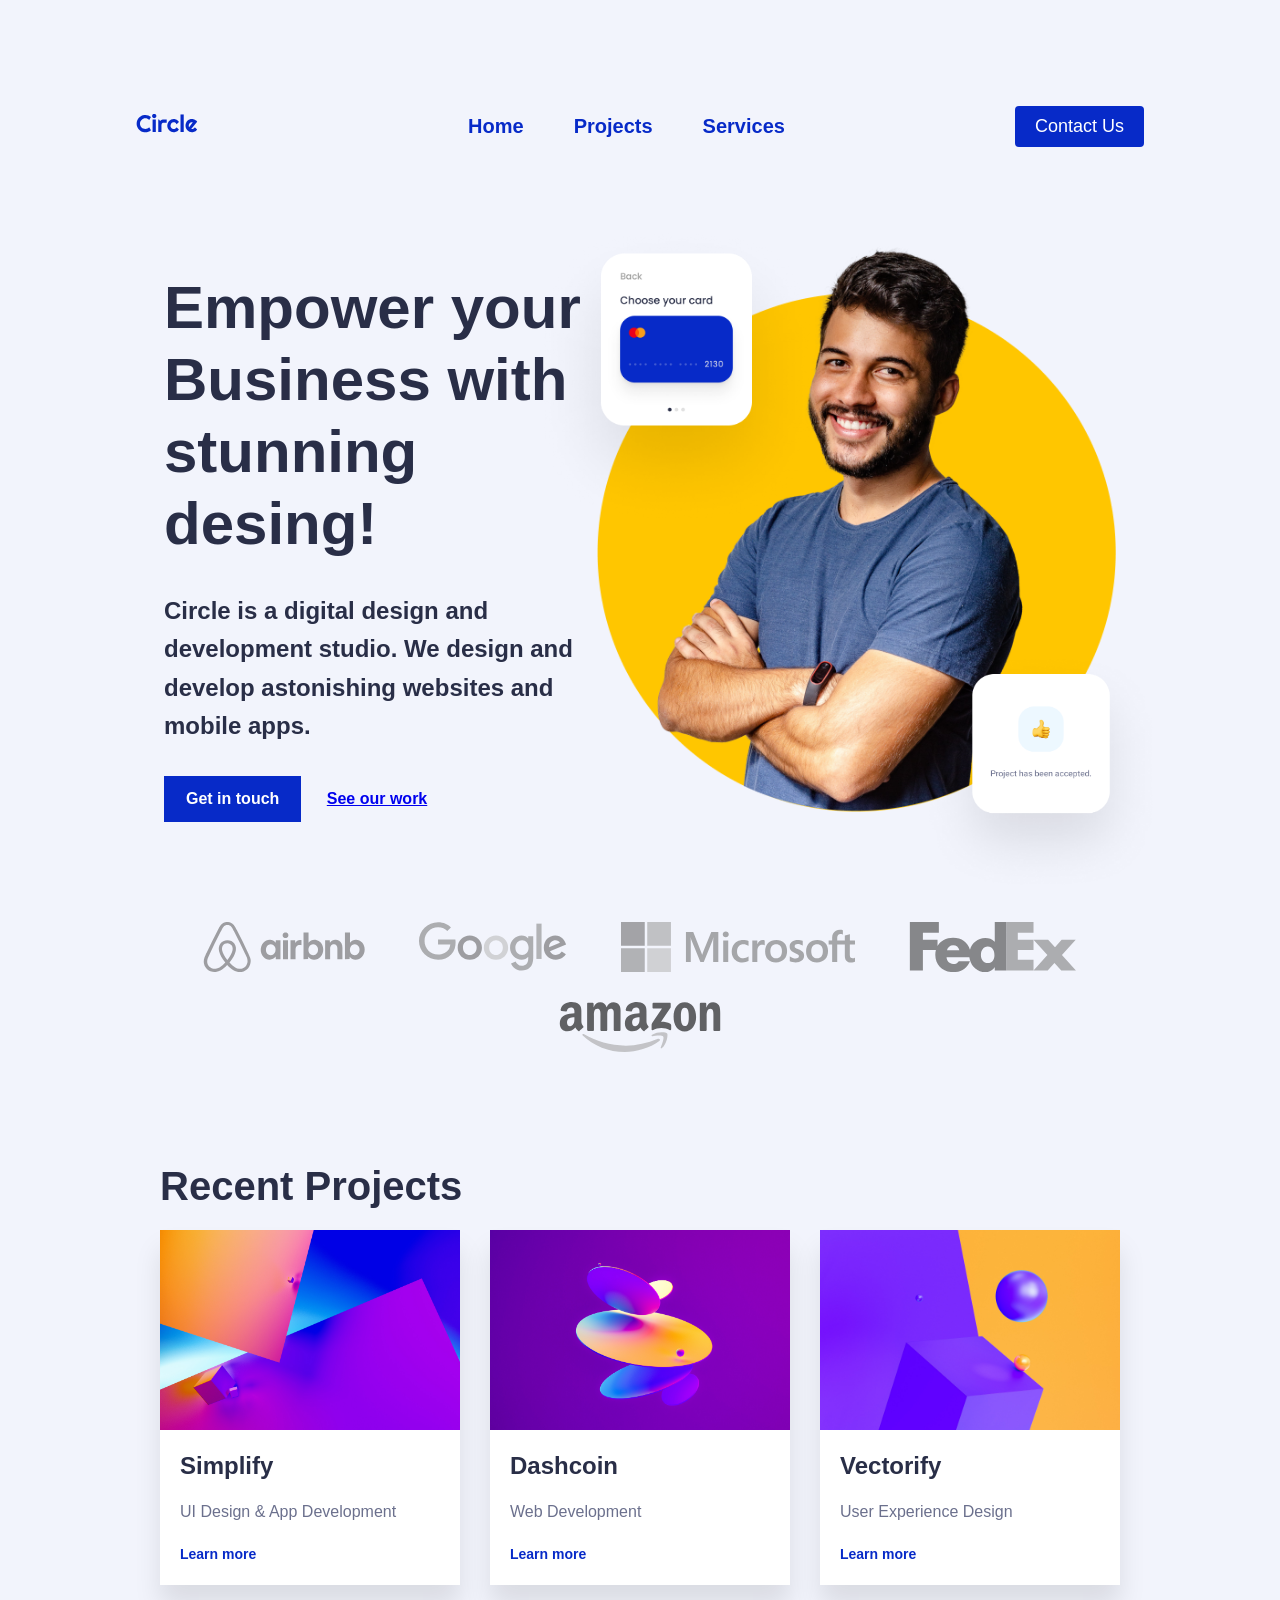
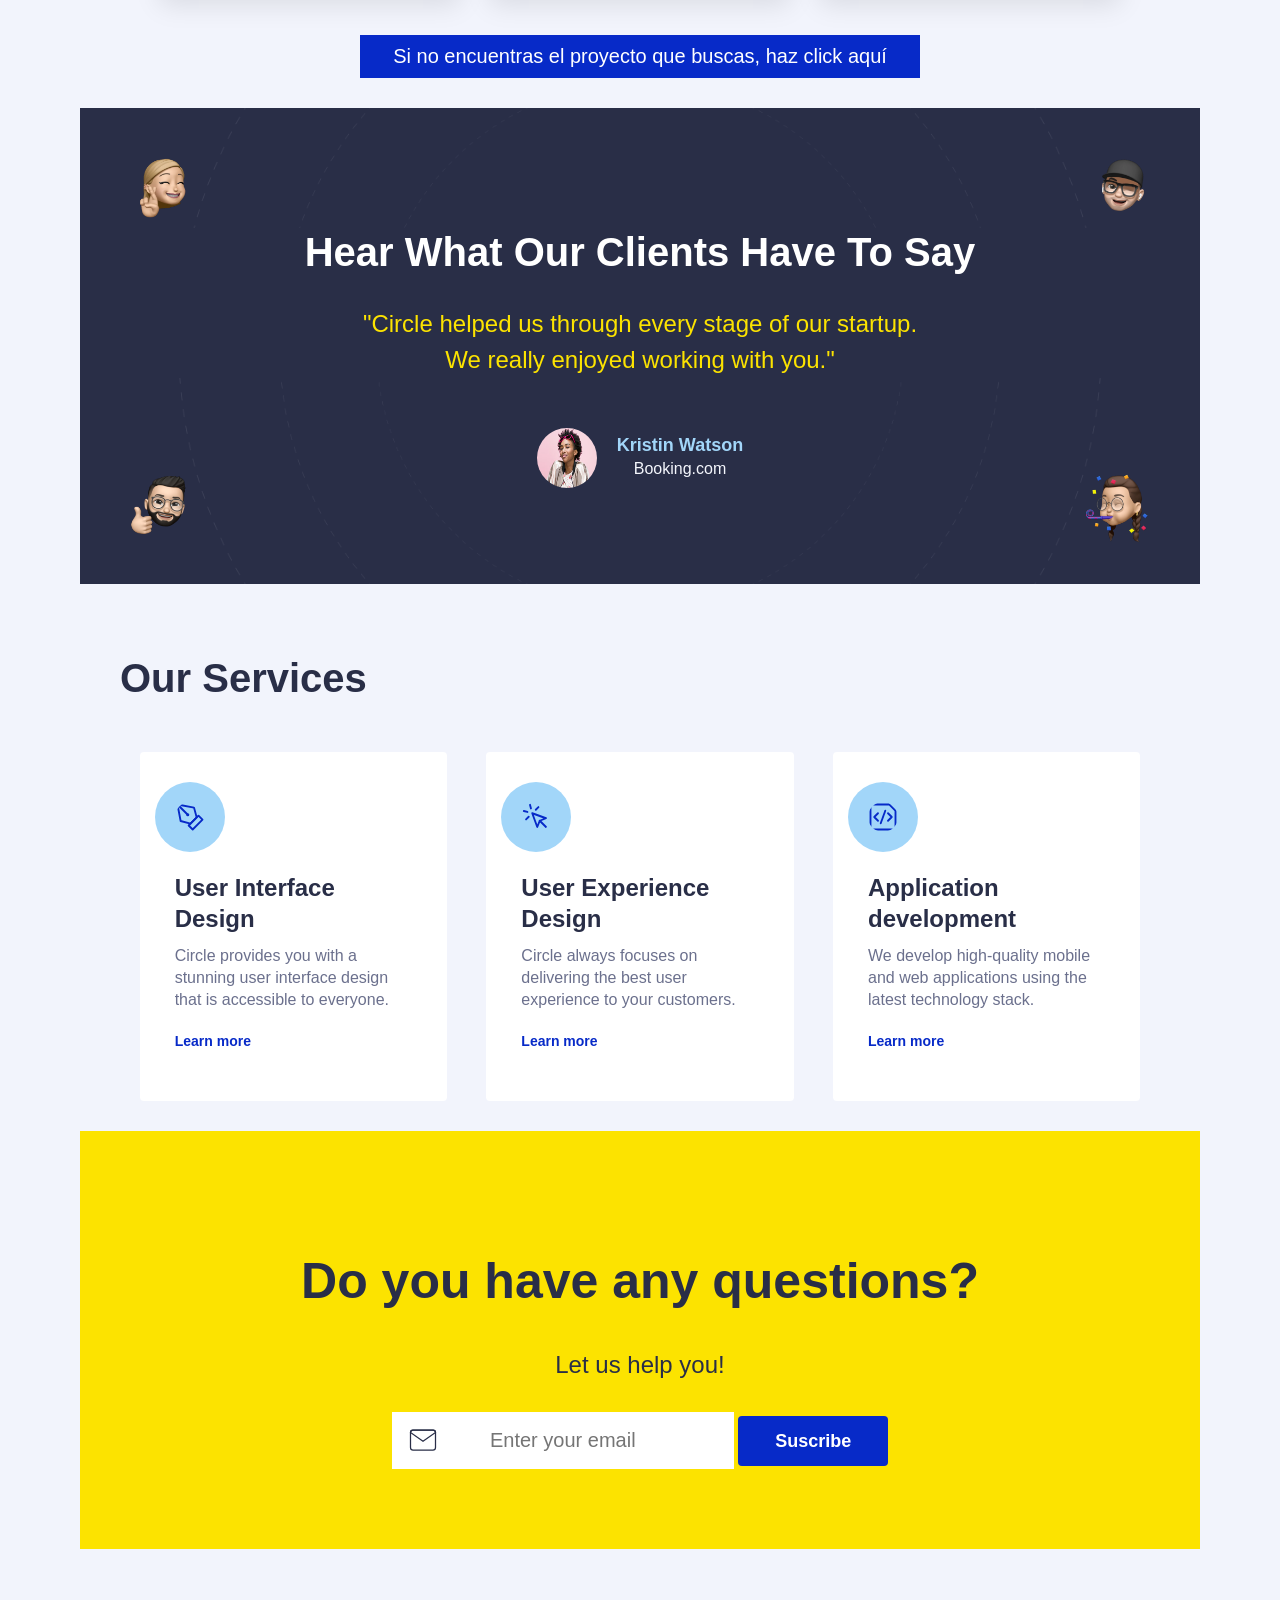
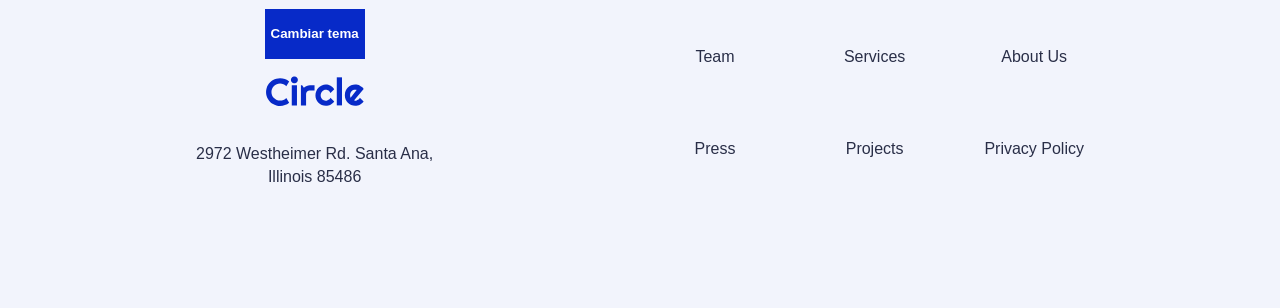
<file: index.html>
<!DOCTYPE html>
<html lang="en">
<head>
    <meta charset="UTF-8">
    <meta name="viewport" content="width=device-width, initial-scale=1.0">
    <title>Circle Agency</title>
    <link rel="stylesheet" href="css/style.css">
    <link rel="stylesheet" href="css/index.css">
</head>
<body>
    <div id="nav"></div>

    <main class="hero">
        <div class="hero-section">
            <div class="hero-content">
                <h1>Empower your Business with stunning desing!</h1>
                <h4>Circle is a digital design and development studio. We design and develop astonishing websites and mobile apps.</h4>
                <button class="hero-primary-btn"><a href="contact.html">Get in touch</a></button>
                <button class="hero-secondary-btn"><a href="#projects">See our work</a></button>
            </div>
            <div class="hero-images">
                <img src="assets/hero-section/hero-image.png" alt="Hero Image">
                <img src="assets/hero-section/card-1.png" alt="Card 1">
                <img src="assets/hero-section/card-2.png" alt="Card 2">
            </div>
        </div>
        
        <div class="logos">
            <img src="assets/logos/airbnb-logo.svg" alt="Airbnb Logo">
            <img src="assets/logos/google-logo.svg" alt="Google Logo">
            <img src="assets/logos/microsoft-logo.svg" alt="Microsoft Logo">
            <img src="assets/logos/fedex-logo.svg" alt="FedEx Logo">
            <img src="assets/logos/amazon-logo.svg" alt="Amazon Logo">
        </div>

        <a href="#" class="back-to-top">
            <img src="assets/interface/arrow.png" alt="Volver arriba">
        </a>

        <section class="projects-section" id="projects">
            <h3>Recent Projects</h3>
            <div class="projects-grid">
                <div class="project-card">
                    <img src="assets/projects-section/1.jpg" alt="Project 1">
                    <h4>Simplify</h4>
                    <p>UI Design & App Development</p>
                    <a class="learn-more" href="projects.html?id=1">Learn more</a>

                </div>
                <div class="project-card">
                    <img src="assets/projects-section/2.jpg" alt="Project 2">
                    <h4>Dashcoin</h4>
                    <p>Web Development</p>
                    <a class="learn-more" href="projects.html?id=2">Learn more</a>
                </div>
                <div class="project-card">
                    <img src="assets/projects-section/3.jpg" alt="Project 3">
                    <h4>Vectorify</h4>
                    <p>User Experience Design</p>
                    <a class="learn-more" href="projects.html?id=3">Learn more</a>
                </div>
            </div>
        </section>

        <div id="search"></div>

        <section class="clients-opinion">
            <article class="clients-opinion-article">
                <h3>Hear what our clients have to say</h3>
                <p>"Circle helped us through every stage of our startup.
                    <br>
                    We really enjoyed working with you."
                </p>
            </article>
            <div class="client-emojis">
                <img class="emoji1"src="assets/testimonial-section/memoji-1.png" alt="Client 1">
                <img class="emoji2"src="assets/testimonial-section/memoji-2.png" alt="Client 2">
                <img class="emoji3"src="assets/testimonial-section/memoji-3.png" alt="Client 3">
                <img class="emoji4"src="assets/testimonial-section/memoji-4.png" alt="Client 4">
            </div>
            <div class="client-profile">
                <div class="client-image">
                <img src="assets/testimonial-section/profile.png" alt="Client Profile Picture">
                </div>
                <div class="client-info">
                    <p class="client-name">Kristin Watson</p>
                    <p>Booking.com</p>
                </div>
            </div>        
        </section>

        <section class="services-section" id="services">
            <h3>Our Services</h3>
            <div class="projects-grid-services">
                <div class="project-card-services">
                    <img src="assets/services-section/icons/1.svg" alt="Service 1">
                    <h4>User Interface Design</h4>
                    <p>Circle provides you with a stunning user interface design that is accessible to everyone.</p>
                    <a class="learn-more" href="#">Learn more</a>

                </div>
                <div class="project-card-services">
                    <img src="assets/services-section/icons/2.svg" alt="Service 2">
                    <h4>User Experience Design</h4>
                    <p>Circle always focuses on delivering the best user experience to your customers.</p>
                    <a class="learn-more" href="#">Learn more</a>
                </div>
                <div class="project-card-services">
                    <img src="assets/services-section/icons/3.svg" alt="Service 3">
                    <h4>Application development</h4>
                    <p>We develop high-quality mobile and web applications using the latest technology stack.</p>
                    <a class="learn-more" href="#">Learn more</a>
                </div>
            </div>
        </section>

        <section class="contact-section">
            <h2>Do you have any questions?</h2>
            <p>Let us help you!</p>
            <form action="" class="contact-form">
                <input type="email" placeholder="Enter your email"> 
                <button class="suscribe-btn">Suscribe</button>
            </form>
        </section>
    </main>

    <div id="footer"></div>

    <script src="script.js"></script>
</body>
</html>
</file>
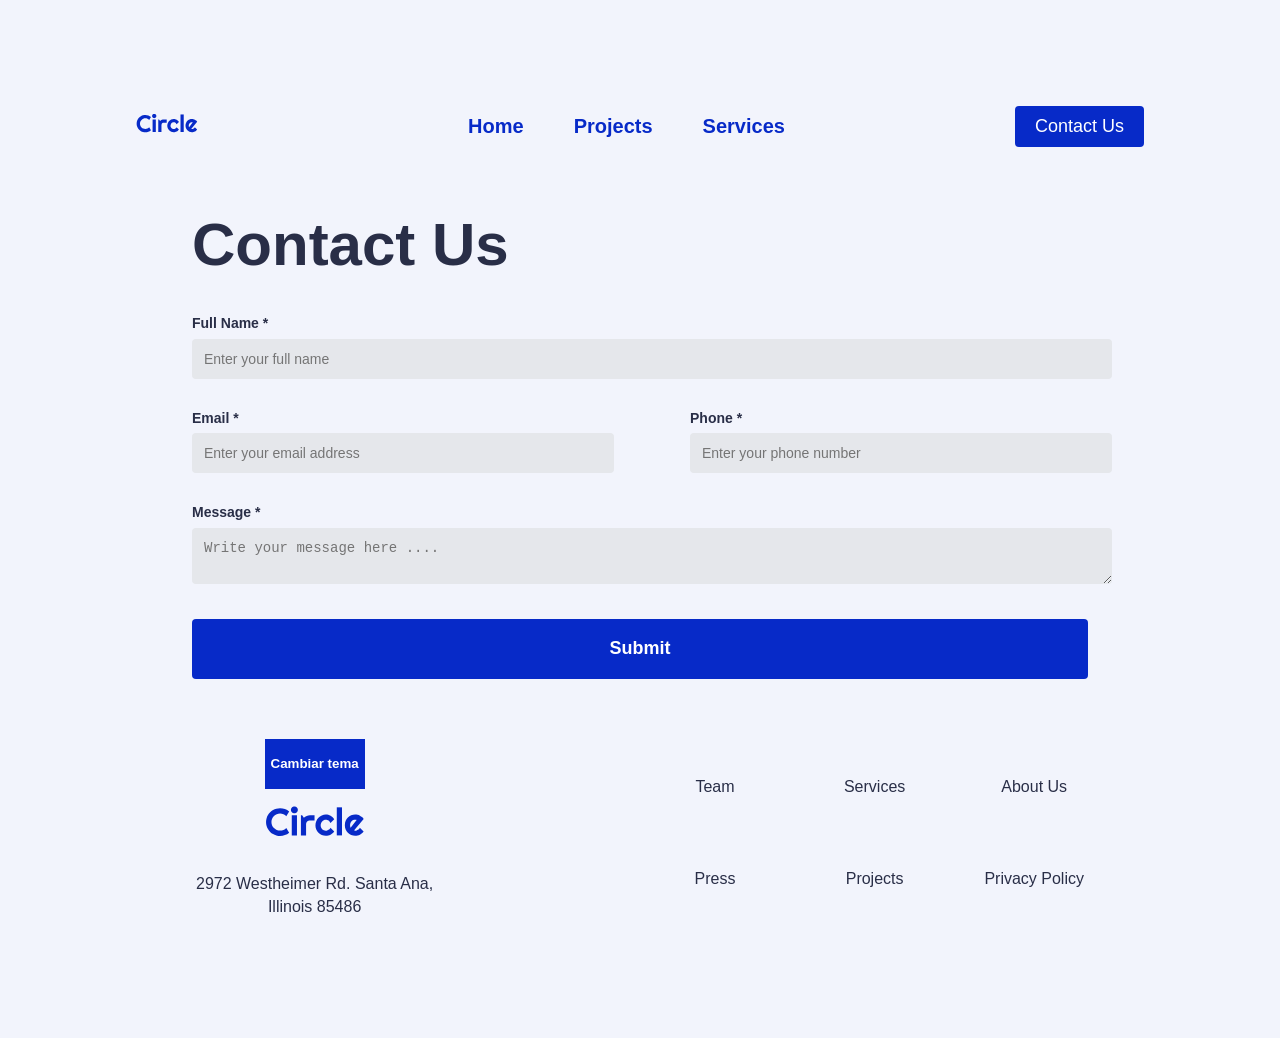
<file: contact.html>
<!DOCTYPE html>
<html lang="en">
<head>
    <meta charset="UTF-8">
    <meta name="viewport" content="width=device-width, initial-scale=1.0">
    <title>Contact Us</title>
    <link rel="stylesheet" href="css/style.css">
    <link rel="stylesheet" href="css/contact.css">
</head>
<body>
    <div id="nav"></div>

    <div class="contact-container">
        <h1>Contact Us</h1>
        <form>
        <div class="field">
            <label>Full Name *</label>
            <input type="text" name="name" placeholder="Enter your full name" required>
            <span class="error-message">Este campo es obligatorio</span>
        </div>

        <div class="row">
            <div class="field">
                <label>Email *</label>
                <input type="email" name="email" placeholder="Enter your email address">
                <span class="error-message">Email no válido</span>
            </div>

            <div class="field">
                <label>Phone *</label>
                <input type="tel" name="phone" placeholder="Enter your phone number">
                <span class="error-message">Teléfono no válido</span>
            </div>
        </div>

        <div class="field">
            <label>Message *</label>
            <textarea name="message" placeholder="Write your message here ...."></textarea>
            <span class="error-message">Este campo es obligatorio</span>
            <button class="submit-btn" type="submit">Submit</button>
        </div>

        </form>
    </div>



    <div id="footer"></div>



    <script src="script.js"></script>
    
</body>
</html>
</file>
<file: css/style.css>
/* Base */
:root {
    --Primary: #072AC8;
    --PrimaryLight: #a2d6f9;
    --PrimaryLighter: #d1edff;
    --SecondaryLight: #fce300;
    --SecondaryDark: #ffc600;
    --NeutralLight: #f4f6fc;
    --NeutralMedium: #6b708d;
    --NeutralDark: #292e47;
    --Wrong: #b33a3a;
    --Right: #28a428;
    --White: #fff;
    --Black: #000;
    --Background: #F2F4FC;
    --text-main: var(--NeutralDark);
}

html {
    scroll-behavior: smooth;
}

body {
    font-family: 'Inter', 'Helvetica Neue', Arial, sans-serif;
    background-color: var(--Background);
    line-height: 1.4;
    margin: 80px;
}

body.dark{
    background-color: var(--NeutralMedium);
    transition: 0.3s;
    --text-main: var(--White);
}

/* Headings */
h1 {
    color: var(--text-main);
    font-size: 60px;
    font-weight: bold;
    line-height: 1.1;
    margin-bottom: 16px;
}

h2 {
    color: var(--text-main);
    font-size: 50px;
    font-weight: bold;
    line-height: 1.15;
    margin-bottom: 14px;
}

h3 {
    color : var(--text-main);
    font-size: 40px;
    font-weight: bold;
    line-height: 1.2;
    margin-bottom: 20px;
}

h4 {
    color: var(--text-main);
    font-size: 24px;
    font-weight: bold;
    line-height: 1.3;
    margin-bottom: 10px;
}

p {
    color: var(--text-main);
    font-size: 16px;
    margin-bottom: 20px;
}


/* Captions */
.caption-lg {
    font-size: 15px;
    font-weight: 400;
}

.caption-sm {
    font-size: 13px;
    font-weight: 400;
}


/* NAV */
.nav {
    padding: 16px 0;
}

.nav-container {
    width: 90%;
    margin: auto;
    display: flex;
    justify-content: space-between;
    align-items: center;
}

.menu-toggle {
    display: none;
}

.nav-links {
    list-style: none;
    display: flex;
    gap: 50px;
}

.nav-links a {
    color: var(--Primary);
    font-weight: bold;
    font-size: 20px;
    text-decoration: none;
}
.nav-links a:hover {
    text-decoration: underline;
}

.contact-btn {
    background-color:  var(--Primary);
    font-size: 18px;
    border: none;
    padding: 10px 20px;
    border-radius: 4px;
    cursor: pointer;
}

.contact-btn a{
    color: var(--White);
    text-decoration: none;
}

.contact-btn a:hover{
    color: var(--SecondaryDark);
    text-decoration: none;
}


/* FOOTER */
.footer {
    display: flex;
    flex-direction: row;
    justify-content: space-around;
    align-items: center;
    text-align: center;
    padding: 20px;
    margin-top: 40px;
}

.footer-container{
    display: flex;
    flex-direction: column;
    align-items: center
}

.footer-container img{
    margin: 16px 0px 20px;
    width: 100px;
    
}

#switch{
    height: 50px;
    width: 100x;
    cursor: pointer;
    background-color: var(--Primary);
    color:var(--White);
    font-weight: bold;
    border: none;
}

#switch:hover{
    color: var(--SecondaryDark);
}

.sitemap {
    display: grid;
    grid-template-columns: repeat(3, 1fr);
    gap: 60px;
}

.sitemap li a {
    text-decoration: none;
    color: var(--text-main);
}

.sitemap li{
    list-style: none;
    margin-bottom: 10px;
}

.sitemap li a:hover {
    color: var(--Primary);
    text-decoration: underline;
}



/* Flecha animada */
.back-to-top {
    position: fixed;
    bottom: 20px;
    right: 20px;
    width: 100px;
    height: 100px;
    
    display: flex;
    justify-content: center;
    align-items: center;

    border-radius: 50%;
    cursor: pointer;
    z-index: 2;

    opacity: 0;
    visibility: hidden;
    transition: opacity 0.3s ease;
}

/* visible + animación */
.back-to-top.show {
    opacity: 1;
    visibility: visible;
    animation: floatUpDown 1.5s ease-in-out infinite;
}

@keyframes floatUpDown {
    0% { transform: translateY(0); }
    50% { transform: translateY(-10px); }
    100% { transform: translateY(0); }
}

.back-to-top img {
    width: 50px;
}


/* Parte de contacto, como se repite lo pongo en el general */
.contact-section{
    display:flex;
    flex-direction: column;
    background-color: var(--SecondaryLight);
    text-align: center;
    justify-content: center;
    align-items: center;
    padding: 80px 20px;
    margin: 0 auto;
}

.contact-section p{
    color: var(--NeutralDark);
    font-size: 24px;
    margin-bottom: 30px;
}

.contact-section input[type="email"] {
    background-image: url(../assets/newsletter/icon/mail.svg);
    background-repeat: no-repeat;
    background-position: 5%;
    border: 1px solid var(--White);
    text-align: center;
    height: 35px;
    width: 300px;
    font-size: 20px;
    padding: 10px 20px;
    margin : 0;
}

.suscribe-btn {
    background-color:  var(--Primary);
    color: var(--White);
    font-size: 18px;
    font-weight: bold;
    border: none;
    padding: 10px 20px;
    border-radius: 4px;
    cursor: pointer;
    height: 50px;
    width: 150px;
}


/* Añadido al principal puesto que se repite en main y en proyectos*/
/* Tarjeta */
.project-card {
    background-color: var(--White);
    overflow: hidden;
    transition: transform 0.2s ease, box-shadow 0.2s ease;
    box-shadow: 0 20px 25px rgba(0,0,0,0.1);
    margin-bottom: 20px
}

.project-card:hover {
    transform: translateY(-5px);    
}

/* Imagen */
.project-card img {
    display: inline;
    width: 100%;
    height: 200px;
    object-fit: cover;
    display: block;
}

/* Contenido */
.project-card h4 {
    margin: 20px 20px 20px;
    color: var(--NeutralDark);
}

.project-card p {
    color: var(--NeutralMedium);
    margin: 0 20px 20px;
}

/* Link */
.learn-more {
    display: inline-block;
    margin: 0 20px 20px;
    color: var(--Primary);
    font-size: 14px;
    font-weight: 600;
    text-decoration: none;
}

.learn-more:hover {
    text-decoration: underline;
}


/* MODAL DE BUSQUEDA DE PROYECTOS */

.search{
    display: flex;
    justify-content: center;
    margin-bottom: 30px;
}

.search-modal {
    display: none;
    position: fixed;
    top: 0;
    left: 0;
    width: 100%;
    height: 100%;
    background-color: rgba(0,0,0,0.6);
    justify-content: center;
    align-items: center;
    z-index: 1000;
}

.search-content {
    background: var(--White);
    padding: 20px;
    width: 400px;
    position: relative;
    border-radius: 8px;
    text-align: center;
}

.search-close {
    position: absolute;
    top: 10px;
    right: 15px;
    cursor: pointer;
    font-size: 20px;
}

.search-input {
    width: 100%;
    padding: 8px;
    margin-top: 10px;
}

/* Botón del modal */
.search-button {
    padding: 8px;
    width: 50%;
    background-color: var(--Primary);
    color: var(--White);
    border: none;
    font-size: 20px;
    padding: 10px 20px;
    cursor: pointer;
}

.search-button:hover {
    color: var(--SecondaryLight);
}

.search-error {
    color: red;
    margin-top: 10px;
}

.search-group {
    margin-top: 10px;
    display: flex;
    gap: 5px;
}

.search-group input {
    flex: 1;
    padding: 6px;
}

.search-group button {
    padding: 6px 10px;
    cursor: pointer;
    background-color: var(--Primary);
    color: var(--White);

}



/* =========================
   RESPONSIVE GLOBAL
========================= */

/* -------- 1080px -------- */
@media (max-width: 1080px) {

    body { margin: 20px; }

    h1 { font-size: 48px; }
    h2 { font-size: 40px; }
    h3 { font-size: 32px; }
}

/* -------- 780px -------- */
@media (max-width: 780px) {
    .contact-btn{
      margin-left:10px;
      padding: 10px;
    }

    .nav-links {
      gap: 20px;
    }

    .nav-links a {
      font-size: 16px;
    }

    .footer {
      flex-direction: column;
      gap: 20px;
    }
}

/* -------- 500px -------- */
@media (max-width: 500px) {

    h1 { font-size: 32px; }
    h2 { font-size: 28px; }
    h3 { font-size: 24px; }

    .nav-container {
        position: relative;
        flex-direction: row;
        gap: 10px;
    }

    .nav-links{
        display:none
    }

    .menu-toggle {
        display: block;
        font-size: 28px;
        background: none;
        border: none;
        cursor: pointer;
    }
    .contact-btn {
        display: block;             
        position: fixed;             
        top: 240px;                  
        right: 0vw;
        width: 25vw;                 
        background: transparent;
        font-size: bold;
        background-color: var(--Primary);   
        z-index: 1001;
        transform: translateX(100%); /* oculto fuera de pantalla */
        transition: transform 0.3s ease;
    }

    .nav-links {
        position: fixed;
        top: 70px;
        right: 0;
        height: 100vh;              
        width: 30vw;                
        background-color: rgba(0,0,0,0.5); 
        display: flex;
        flex-direction: column;     
        align-items: center;    
        justify-content: flex-start;
        margin-top: 20px;
        padding: 20px;
        gap: 20px;
        transform: translateX(100%); /* oculto fuera de pantalla */
        transition: transform 0.3s ease;
        z-index: 1000;
    }

    .contact-btn {
        display: block;
    }

    .contact-btn.active {
        right: 2vw;
        transform: translateX(0);
    }
    .nav-links.active {
        display: flex;
        display: column;
        transform: translateX(0);
        padding: 0; /* se muestra cuando tiene la clase active */
    }

    .nav-links li {
        list-style: none;
    }

    .nav-links li:first-child {
        margin-top: 20px;
    }

    .nav-links a {
        color: var(--White);
        text-decoration: none;
        font-size: 18px;
    }

    .sitemap { 
      padding: 0;
    }

}
</file>
<file: css/index.css>
/* HERO */
.hero-section {
    display: flex;
    justify-content: space-around;
    align-items: center;
    margin: 60px auto;
    max-width: 85%;
}

/* TEXTO */
.hero-content {
     width: 90%;
}

.hero-content h1 {
     line-height: 1.2;
     margin-bottom: 20px;
     color: var(--text-main);
}

.hero-content h4 {
    color: var(--text-main);
    line-height: 1.6;
    margin-bottom: 30px;
}

.hero-content.dark h1,
.hero-content.dark h4 {
    color: var(--text-main);
}

/* BOTONES */
.hero-primary-btn {
    background-color:  var(--Primary);
    border: none;
    font-weight: bold;
    padding: 14px 22px;
    font-size: 16px;
    cursor: pointer;
    margin-right: 15px;
    transition: 0.3s;
}

.hero-primary-btn a {
    color: var(--White);
    text-decoration: none;
}

.hero-primary-btn a:hover {
      color:  var(--SecondaryLight);
}

.hero-secondary-btn {
    background: none;
    border: none;
    color: var(--NeutralMedium);
    font-size: 16px;
    font-weight: bold;
    cursor: pointer;
    transition: 0.3s;
}

.hero-secondary-btn a:hover {
    color: var(--SecondaryDark);
    text-decoration: underline;
}

/* IMÁGENES */
.hero-images {
    position: relative;
    display: flex;
    justify-content: center;
    align-items: center;
}

/* imagen principal */
.hero-images img:first-child {
    width: 520px;
    position: relative;
    z-index: 2;
}

/* tarjetas flotantes */
.hero-images img:nth-child(2) {
    position: absolute;
    top: -20px;
    left: -70px;
    width: 300px;
    z-index: 3;
}

.hero-images img:nth-child(3) {
    position: absolute;
    bottom: -80px;
    right: -50px;
    width: 250px;
    z-index: 3;
}

/* LOGOS */
.logos {
    display: flex;
    justify-content: space-around;
    align-items: center;
    padding: 40px 10%;
    opacity: 0.6;
    flex-wrap: wrap;
    gap: 30px;
}

.logos img {
    height: 50px;
    object-fit: contain;
    filter: grayscale(100%);
}

.logos img:hover {
    filter: grayscale(0%);
    opacity: 1;
}


/* Sección general */
.projects-section {
    padding: 30px 80px;
}


/* Grid de proyectos */
.projects-grid {
    display: grid;
    grid-template-columns: repeat(3, 1fr);
    gap: 30px;
}



/* Sección */
.clients-opinion {
    position: relative;
    background-image: url("../assets/testimonial-section/orbit.png");
    background-color: var(--NeutralDark);
    background-size: cover;
    background-position: center;
    padding: 80px 20px;
    text-align: center;
    overflow: hidden;
}

.clients-opinion-article{
    background-color: var(--NeutralDark);
}

/* Título */
.clients-opinion-article h3 {
    margin-bottom: 30px;
    color: var(--White);
    text-transform: capitalize;
    font-weight: bold;
}

/* Testimonio */
.clients-opinion-article > p {
    font-size: 24px;
    max-width: 700px;
    margin: 0 auto 50px;
    color: var(--SecondaryLight);
    line-height: 1.5;
}

/* Memojis (posicionamiento absoluto) */
.emoji1{
  position: absolute;
    top: 40px;
    left: 40px;
    width: 80px;
}

.emoji2{
    position: absolute;
    top: 40px;
    right: 40px;
    width: 80px;
}

.emoji3 {
    position: absolute;
    bottom: 40px;
    left: 40px;
    width: 80px;
}

.emoji4 {
    position: absolute;
    bottom: 40px;
    right: 40px;
    width: 80px;
}

/* Perfil cliente */
.client-profile {
    display: flex;
    flex-direction: row;
    gap: 20px;
    align-items: stretch;
    justify-content: center;
}

.client-image img {
    width: 60px;
    height: 60px;
    border-radius: 50%;
    margin-bottom: 10px;
}

.client-info p {
    color: var(--NeutralLight);
    margin: 0;
}

.client-info .client-name {
    font-size: 18px;
    font-weight: bold;
    margin: 5px 0 0;
    color: var(--PrimaryLight)
}


/* Grid de Servicios */
.services-section {
    margin: 30px 40px;
    display:flex;
    flex-direction: column;
    align-items: stretch;
}

.services-section h2{
    margin-bottom: 30px;
    color: var(--NeutralDark);
    align-self: flex-start;
}



.projects-grid-services {
    display: grid;
    grid-template-columns: repeat(3, 1fr);
    justify-content: space-between;
    align-items: stretch;
    width: 100%;
    justify-items: center;
}

/* Imagen */
.project-card-services img {
    width: 30px;
    height: 30px;
    display: block;
    padding : 20px;
    background-color: var(--PrimaryLight);
    border-radius: 50%;
    
}

/* Contenido */
.project-card-services h4 {
    margin: 20px 20px 10px;
    color: var(--NeutralDark);
}

.project-card-services p {
    color: var(--NeutralMedium);
    margin: 0 20px 20px;
}
.project-card-services {
    display: flex;
    flex-direction: column;
    justify-content: space-between;
    background-color: var(--White);
    border-radius: 4px;
    overflow: hidden;
    transition: transform 0.2s ease, box-shadow 0.2s ease;
    padding: 30px 15px;
    width: 80%;
    margin-top: 30px;
}

.project-card-services:hover {
    transform: translateY(-5px);
    box-shadow: 0 10px 25px rgba(0,0,0,0.1);
}

/* Link */
.learn-more {
    display: inline-block;
    margin: 0 20px 20px;
    color: var(--Primary);
    text-decoration: none;
}

.learn-more:hover {
    text-decoration: underline;
}


/* =========================
   RESPONSIVE INDEX
========================= */


/* -------- 1080px -------- */
@media (max-width: 1080px) {

    .hero-section {
        flex-direction: column;
        text-align: center;
    }

    .hero-images{
        margin-top: 30px;
    }

    .hero-images img:first-child {
        width: 400px;
    }

    .projects-grid {
        grid-template-columns: repeat(2, 1fr);
    }

    .projects-grid-services {
        grid-template-columns: repeat(2, 1fr);
    }

    .row {
        gap: 40px;
    }
}

/* -------- 780px -------- */
@media (max-width: 780px) {
    .logos{
        justify-content: center
    }

    .hero-content h1 {
        font-size: 36px;
    }

    .hero-content h2 {
        font-size: 16px;
    }

    .projects-section {
        padding: 40px 20px;
        width: 90%;
        display: flex;
        flex-direction: column;
        align-items: center;
    }

    .projects-grid {
        grid-template-columns: 1fr;
    }

    .projects-grid-services {
        grid-template-columns: 1fr;
    }

    .clients-opinion h2 {
        font-size: 28px;
    }

    .clients-opinion > p {
        font-size: 16px;
    }

    .row {
        grid-template-columns: 1fr;
    }
}


/* -------- 500px -------- */
@media (max-width: 500px) {

    .body {
        margin: 5px;
        text-align: center;
    }
    .projects-section {
        padding: 40px 20px;
        width: 90%;

    }

    .hero-section {
        display: block;
        align-items: center;
        padding: 0;
        margin-left: 30px;
    }

    .hero-content {
        width: 100%;
        text-align: left;
    }

    .hero-images img:first-child {
        padding-top: 20px;
        width: 280px;
    }

    .hero-images img:nth-child(2),
    .hero-images img:nth-child(3) {
        display: none;
    }

    .logos{
        padding : 0 20px 20px 20px
    }

    .logos img {
        height: 30px;
    }

    .client-emojis {
        display: none;
    }

    .services-section {
        margin: 20px;
        padding: 0;
    }

    .contact-section input[type="email"] {
        width: 85%;
    }

    .suscribe-btn {
        margin-top: 20px;
        width: 50%;
    }

}
</file>
<file: css/contact.css>
/*Formulario de contacto*/

.contact-container {
    width: 80%;
    display: flex;
    flex-direction: column;
    justify-content: center;
    gap: 20px;
    margin: 0 auto;
    align-items: stretch;

}

.contact-container label{
    color: var(--text-main);
    font-size: 14px;
    font-weight: bold;
}

.row {
    width: 100%;
    display: grid;
    grid-template-columns: repeat(2, 1fr);
    gap: 100px;
}

.field {
    width: 100%;
    display: flex;
    flex-direction: column;
    gap: 5px;
    flex: 1;
}

input, textarea {
    width: 100%;
    padding: 12px;
    border: none;
    background-color: #e5e7eb; /* gris claro */
    border-radius: 4px;
    font-size: 14px;
    gap: 10px;
    margin-bottom: 30px;
}

.submit-btn {
    background-color:  var(--Primary);
    color: var(--White);
    font-size: 18px;
    font-weight: bold;
    border: none;
    padding: 12px 20px;
    border-radius: 4px;
    cursor: pointer;
    width: 100%;
    height: 60px;
}

/* Campo con error */
.error {
    border: 2px solid var(--Wrong) !important;
}

/* Mensaje de error */
.error-message {
    color: var(--Wrong);
    font-size: 12px;
    margin-top: -20px;
    margin-bottom: 10px;
    display: none;
}

/* Mostrar mensaje */
.error-message.active {
    display: block;
}

/* =========================
   RESPONSIVE CONTACT
========================= */

/* -------- 500px -------- */
@media (max-width: 780px) {
    .contact-container {
        width: 90%;
    }

    .row {
        grid-template-columns: 1fr;
        gap: 0px;
    }

    .field{
        width: 90%;
    }

    .input, textarea {
        margin-bottom: 20px;
        height: 100px;
    }
}
</file>
